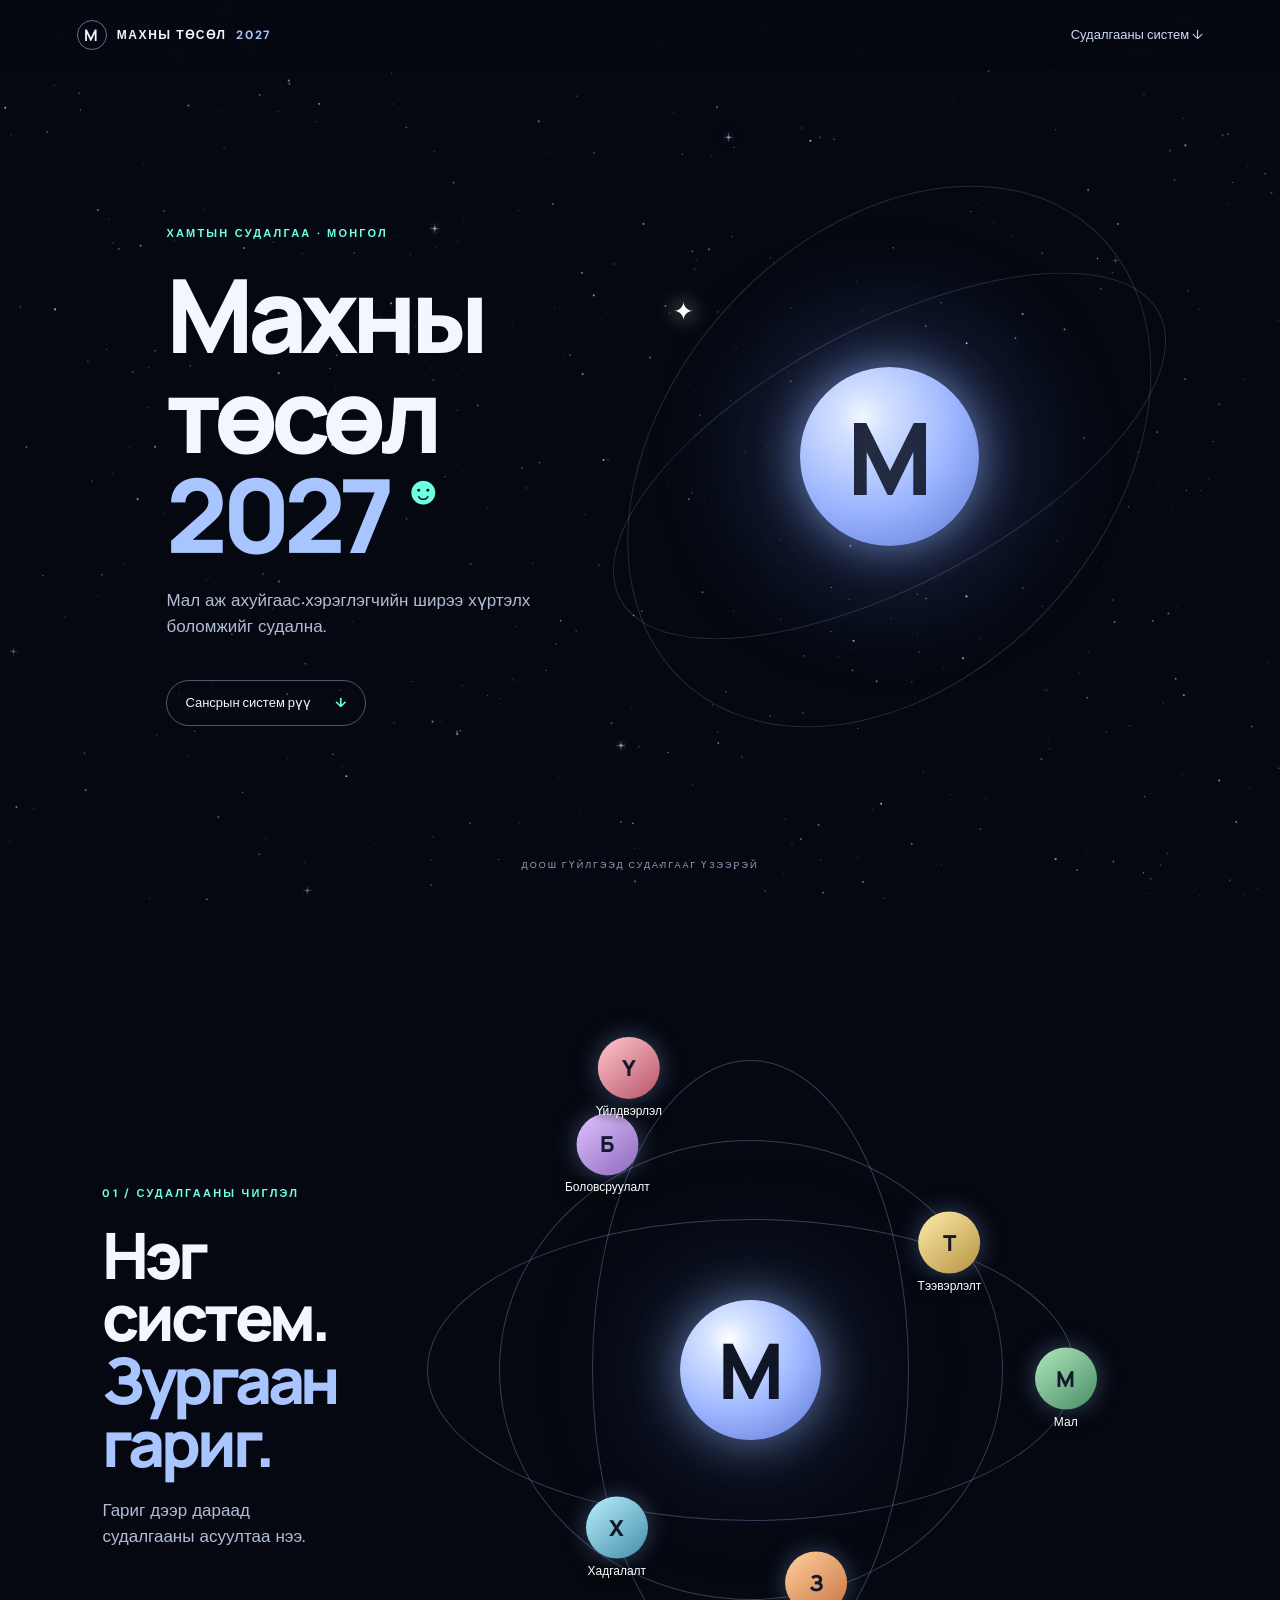
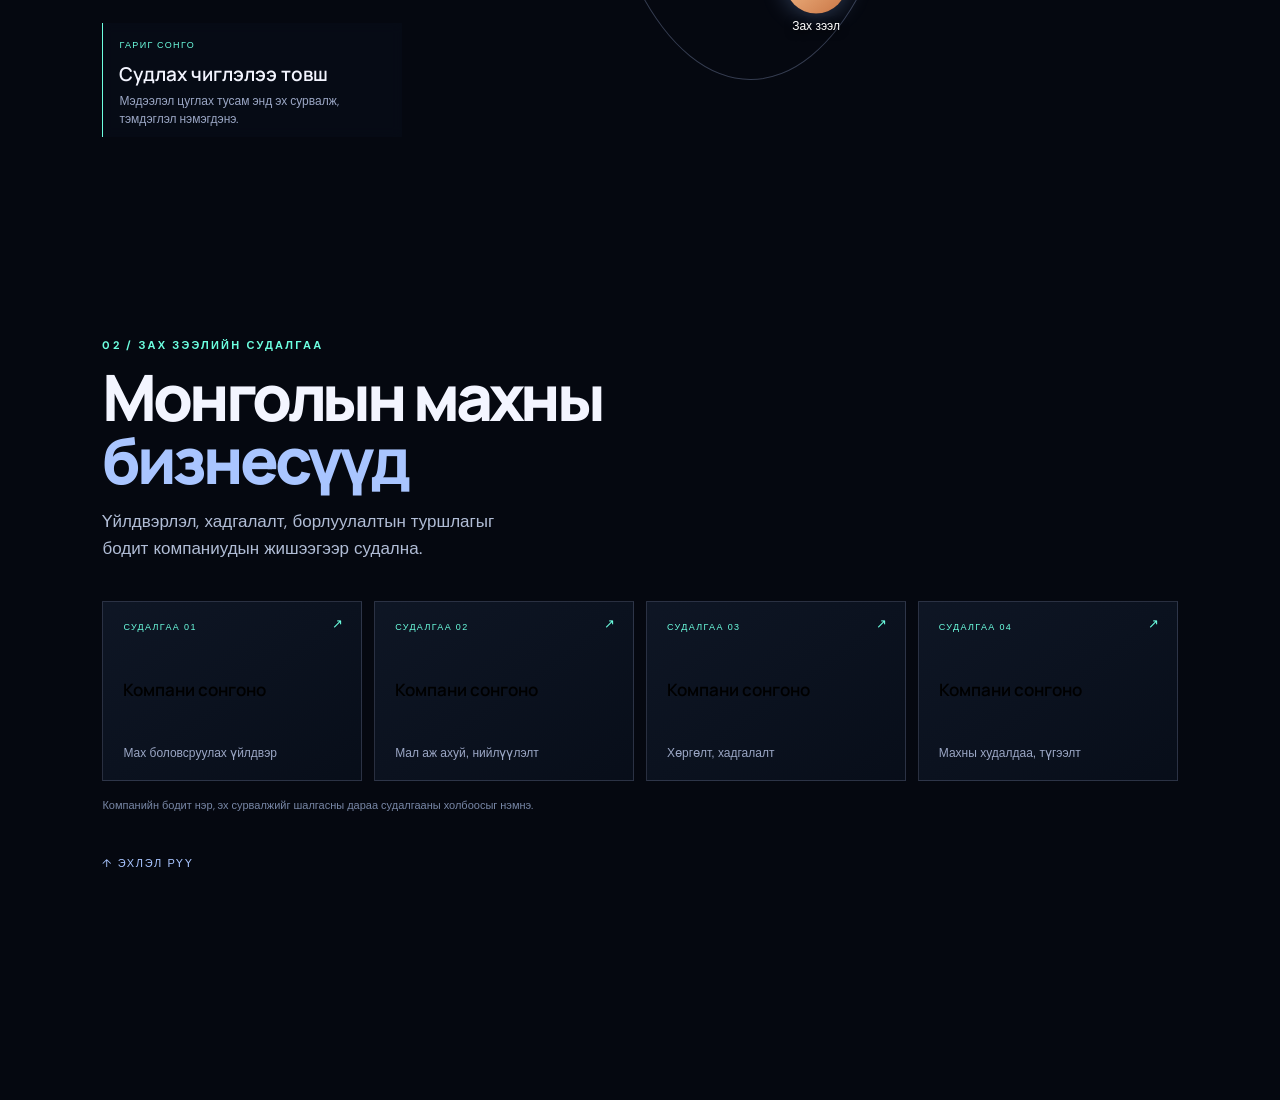
<file: index.html>
<!doctype html><html lang="mn"><head><meta charset="utf-8"><meta name="viewport" content="width=device-width, initial-scale=1"><meta name="description" content="2027 оны махны төслийн судалгааны сансрын тэмдэглэл"><title>Махны төсөл 2027</title><link rel="stylesheet" href="style.css"></head><body><header><a href="#home" class="brand"><i>М</i> МАХНЫ ТӨСӨЛ <span>2027</span></a><a href="#system" class="nav">Судалгааны систем ↓</a></header><canvas id="stars" aria-hidden="true"></canvas><main><section class="screen hero" id="home"><div class="hero-copy"><p class="eyebrow">ХАМТЫН СУДАЛГАА · МОНГОЛ</p><h1>Махны төсөл<br><em>2027</em> <span class="smile">☻</span></h1><p>Мал аж ахуйгаас хэрэглэгчийн ширээ хүртэлх боломжийг судална.</p><a class="cta" href="#system">Сансрын систем рүү <b>↓</b></a></div><div class="nebula" aria-hidden="true"><div class="ring r1"></div><div class="ring r2"></div><div class="star-core">М</div><span class="float-star">✦</span></div><span class="scroll-cue">ДООШ ГҮЙЛГЭЭД СУДАЛГААГ ҮЗЭЭРЭЙ</span></section><section class="screen system" id="system"><div class="section-top"><p class="eyebrow">01 / СУДАЛГААНЫ ЧИГЛЭЛ</p><h2>Нэг систем.<br><em>Зургаан гариг.</em></h2><p>Гариг дээр дараад судалгааны асуултаа нээ.</p></div><div class="orbit-system"><div class="orbit-line o1"></div><div class="orbit-line o2"></div><div class="orbit-line o3"></div><div class="sun">М</div><button class="planet p1" data-title="Мал" data-text="Малын нөөц, байршил, улирал, маллагааны туршлагыг судална."><span>М</span><b>Мал</b></button><button class="planet p2" data-title="Зах зээл" data-text="Худалдан авагч, хэрэгцээ, бүтээгдэхүүний төрөл, борлуулалтын сувгийг судална."><span>З</span><b>Зах зээл</b></button><button class="planet p3" data-title="Боловсруулалт" data-text="Мах бэлтгэх үе шат, гарц, стандарт, боловсруулалтын боломжийг судална."><span>Б</span><b>Боловсруулалт</b></button><button class="planet p4" data-title="Үйлдвэрлэл" data-text="Үйлдвэрийн хүчин чадал, тоног төхөөрөмж, өөрийн болон гэрээт үйлдвэрлэлийн хувилбарыг харьцуулна."><span>Ү</span><b>Үйлдвэрлэл</b></button><button class="planet p5" data-title="Хадгалалт" data-text="Хөргөлт, хөлдөөх, агуулахын багтаамж, хадгалалтын зардлыг тодруулна."><span>Х</span><b>Хадгалалт</b></button><button class="planet p6" data-title="Тээвэрлэлт" data-text="Мал, мах тээвэрлэх чиглэл, зай, хөргүүртэй тээврийн боломжийг судална."><span>Т</span><b>Тээвэрлэлт</b></button></div><aside class="planet-info" aria-live="polite"><span>ГАРИГ СОНГО</span><h3>Судлах чиглэлээ товш</h3><p>Мэдээлэл цуглах тусам энд эх сурвалж, тэмдэглэл нэмэгдэнэ.</p></aside></section><section class="screen companies" id="companies"><div class="section-top"><p class="eyebrow">02 / ЗАХ ЗЭЭЛИЙН СУДАЛГАА</p><h2>Монголын махны<br><em>бизнесүүд</em></h2><p>Үйлдвэрлэл, хадгалалт, борлуулалтын туршлагыг бодит компаниудын жишээгээр судална.</p></div><div class="company-grid"><button class="company" type="button" data-title="Мах боловсруулах үйлдвэр" data-text="Энэ хэсэг одоогоор хоосон. Бодит компанийн нэр болон судалгааны эх сурвалжийг олсны дараа энд нэмнэ."><small>СУДАЛГАА 01</small><strong>Компани сонгоно</strong><span>Мах боловсруулах үйлдвэр</span><i>↗</i></button><button class="company" type="button" data-title="Мал аж ахуй, нийлүүлэлт" data-text="Энэ хэсэг одоогоор хоосон. Мал аж ахуй, нийлүүлэлтийн чиглэлийн компанийг судалж энд нэмнэ."><small>СУДАЛГАА 02</small><strong>Компани сонгоно</strong><span>Мал аж ахуй, нийлүүлэлт</span><i>↗</i></button><button class="company" type="button" data-title="Хөргөлт, хадгалалт" data-text="Энэ хэсэг одоогоор хоосон. Хөргөлт, хадгалалтын чиглэлийн компанийг судалж энд нэмнэ."><small>СУДАЛГАА 03</small><strong>Компани сонгоно</strong><span>Хөргөлт, хадгалалт</span><i>↗</i></button><button class="company" type="button" data-title="Махны худалдаа, түгээлт" data-text="Энэ хэсэг одоогоор хоосон. Махны худалдаа, түгээлтийн чиглэлийн компанийг судалж энд нэмнэ."><small>СУДАЛГАА 04</small><strong>Компани сонгоно</strong><span>Махны худалдаа, түгээлт</span><i>↗</i></button></div><p class="disclaimer">Компанийн бодит нэр, эх сурвалжийг шалгасны дараа судалгааны холбоосыг нэмнэ.</p><a class="back" href="#home">↑ ЭХЛЭЛ РҮҮ</a></section></main><dialog id="modal"><button class="close" aria-label="Хаах">×</button><span class="eyebrow">СУДАЛГААНЫ ЧИГЛЭЛ</span><h2></h2><p></p></dialog><script src="app.js?v=7"></script></body></html>
</file>
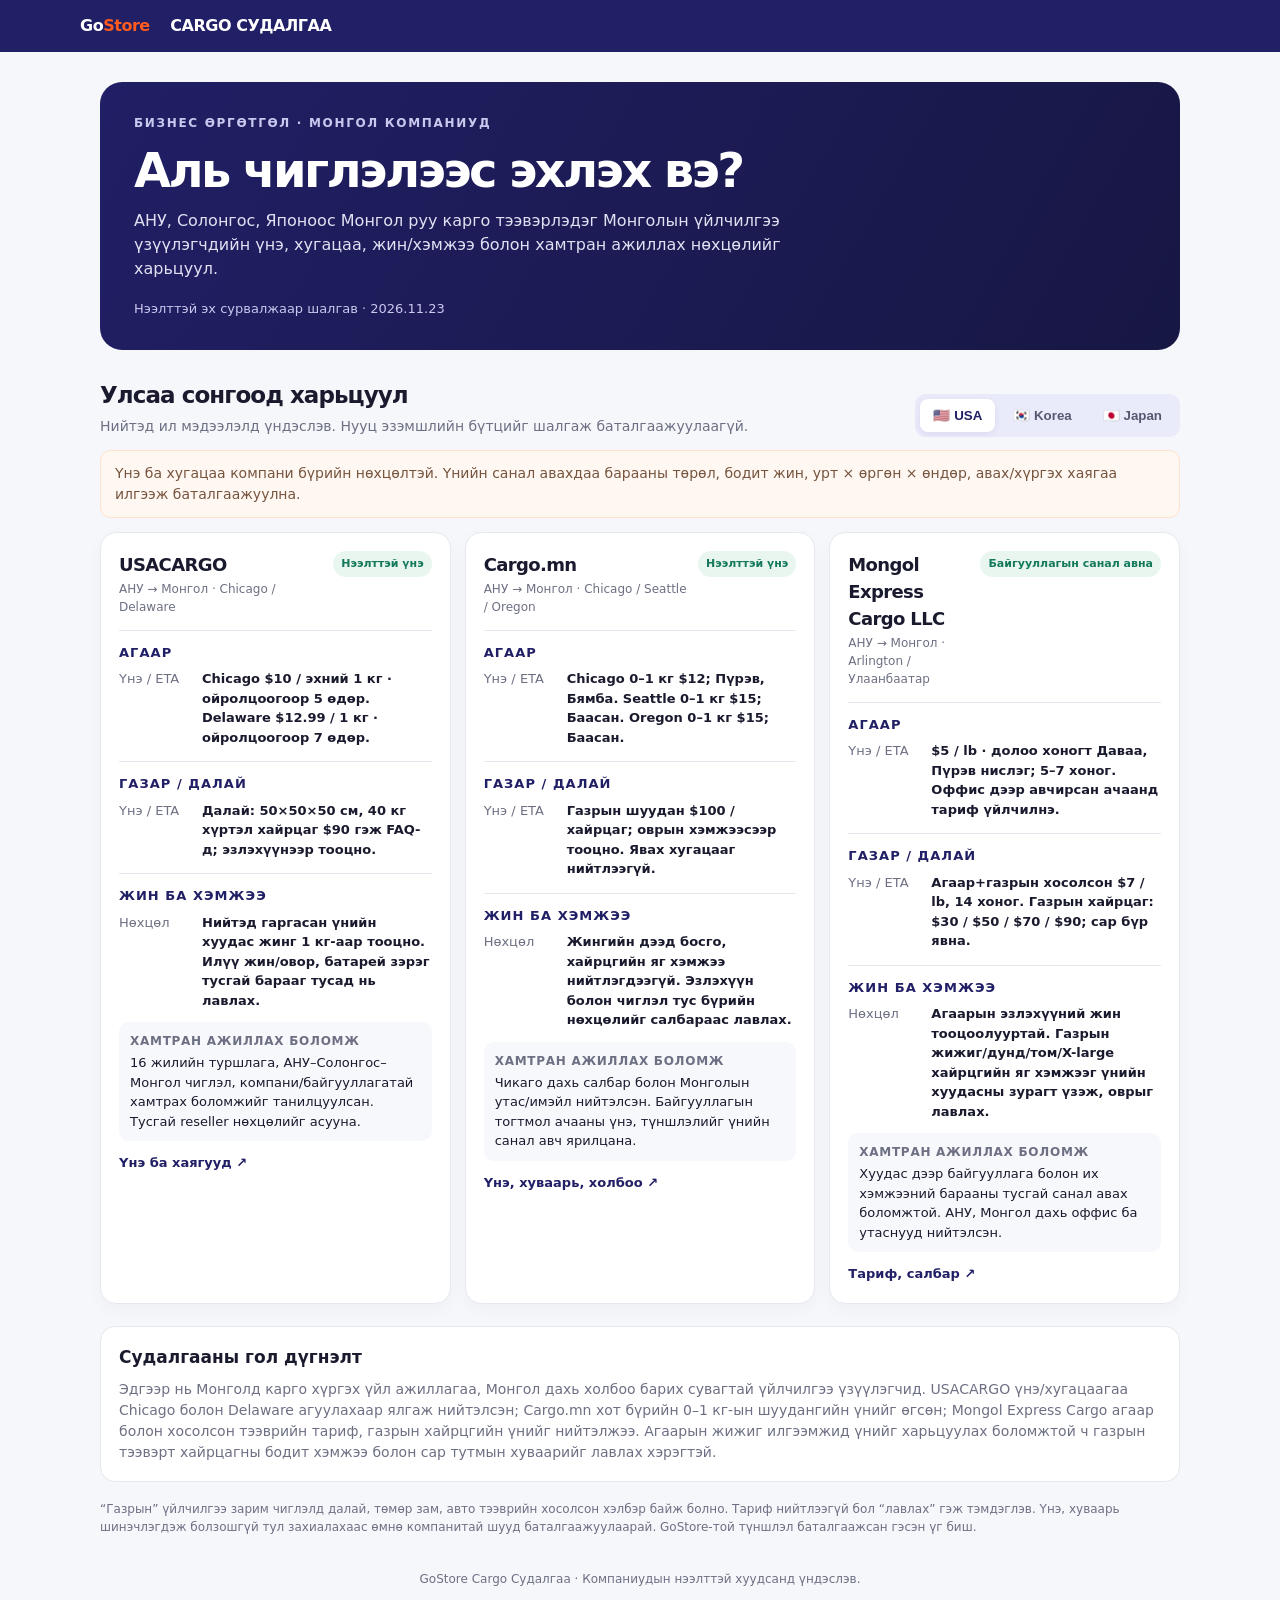
<file: cargo/index.html>
<!doctype html>
<html lang="mn"><head><meta charset="utf-8"><meta name="viewport" content="width=device-width,initial-scale=1"><meta name="description" content="АНУ, Солонгос, Японоос Монгол руу карго тээвэрлэдэг Монгол компаниудын нээлттэй үнэ, хугацаа, жин/хэмжээ, хамтын ажиллагааны судалгаа"><title>GoStore Cargo Судалгаа</title>
<style>
:root{--navy:#211f65;--orange:#ff5a1f;--ink:#191a2d;--muted:#6d7083;--line:#e6e8ef;--bg:#f6f7fb;--white:#fff;--green:#14795b}*{box-sizing:border-box}body{margin:0;background:var(--bg);color:var(--ink);font:16px/1.5 system-ui,-apple-system,"Segoe UI",sans-serif}header{background:var(--navy);color:#fff;padding:14px max(20px,calc((100% - 1120px)/2));font-weight:850;letter-spacing:-.03em}header b{color:var(--orange)}main{max-width:1120px;margin:auto;padding:30px 20px 60px}.hero{background:linear-gradient(120deg,#211f65,#171744);color:#fff;border-radius:22px;padding:32px 34px}.eyebrow{font-size:12px;font-weight:750;letter-spacing:.14em;color:#c9c8ef}.hero h1{font-size:clamp(32px,5vw,48px);letter-spacing:-.055em;line-height:1.1;margin:12px 0}.hero p{margin:0;color:#e1e1f3;max-width:710px}.updated{font-size:13px;color:#c9c8ef;margin-top:18px}.intro{display:flex;justify-content:space-between;align-items:end;gap:16px;margin:28px 0 13px}.intro h2{font-size:23px;margin:0;letter-spacing:-.04em}.intro p{color:var(--muted);margin:3px 0 0;font-size:14px}.tabs{display:flex;gap:5px;background:#e9eafa;padding:5px;border-radius:11px}.tabs button{border:0;border-radius:8px;padding:9px 13px;background:transparent;color:#555970;font-weight:750;cursor:pointer}.tabs button.active{background:#fff;color:var(--navy);box-shadow:0 2px 7px #15154512}.hint{padding:12px 14px;border:1px solid #ffe2c9;border-radius:11px;background:#fff8f2;color:#76543e;font-size:14px;margin:0 0 14px}.cards{display:grid;grid-template-columns:repeat(3,1fr);gap:14px}.card{background:#fff;border:1px solid var(--line);border-radius:16px;padding:18px;box-shadow:0 6px 18px #1a1d3d08}.topline{display:flex;justify-content:space-between;gap:10px;align-items:start}.company{font-size:18px;font-weight:850;letter-spacing:-.035em}.location{font-size:12px;color:var(--muted);margin-top:2px}.fit{font-size:11px;font-weight:800;color:var(--green);background:#e9f6f0;padding:5px 8px;border-radius:20px;white-space:nowrap}.fit.ask{color:#785b1d;background:#fff4db}.mode{border-top:1px solid var(--line);margin-top:14px;padding-top:12px}.mode h4{font-size:13px;text-transform:uppercase;letter-spacing:.08em;color:var(--navy);margin:0 0 7px}.line{display:grid;grid-template-columns:75px 1fr;gap:8px;margin:5px 0;font-size:13px}.line span{color:var(--muted)}.line b{font-weight:700}.coop{background:#f7f8fc;border-radius:10px;padding:10px 11px;margin-top:12px;font-size:13px}.coop strong{display:block;font-size:12px;color:var(--muted);text-transform:uppercase;letter-spacing:.06em;margin-bottom:3px}.source{display:inline-block;margin-top:12px;color:var(--navy);font-size:13px;font-weight:800;text-decoration:none}.source:hover{text-decoration:underline}.smallnote{font-size:12px;color:var(--muted);margin-top:18px}.bottom{background:white;border:1px solid var(--line);border-radius:15px;margin-top:22px;padding:18px}.bottom h3{font-size:17px;margin:0 0 8px}.bottom p{font-size:14px;color:var(--muted);margin:0}.bottom a{color:var(--navy);font-weight:750}footer{text-align:center;color:var(--muted);font-size:12px;padding:22px 0 0}@media(max-width:850px){.cards{grid-template-columns:1fr 1fr}}@media(max-width:600px){main{padding:16px 13px 44px}.hero{padding:25px 20px}.intro{align-items:stretch;flex-direction:column}.tabs{width:100%}.tabs button{flex:1;padding:9px 6px}.cards{grid-template-columns:1fr}.line{grid-template-columns:70px 1fr}}
</style></head>
<body><header>Go<b>Store</b>　 CARGO СУДАЛГАА</header><main>
<section class="hero"><div class="eyebrow">БИЗНЕС ӨРГӨТГӨЛ · МОНГОЛ КОМПАНИУД</div><h1>Аль чиглэлээс эхлэх вэ?</h1><p>АНУ, Солонгос, Японоос Монгол руу карго тээвэрлэдэг Монголын үйлчилгээ үзүүлэгчдийн үнэ, хугацаа, жин/хэмжээ болон хамтран ажиллах нөхцөлийг харьцуул.</p><div class="updated">Нээлттэй эх сурвалжаар шалгав · 2026.11.23</div></section>
<div class="intro"><div><h2>Улсаа сонгоод харьцуул</h2><p>Нийтэд ил мэдээлэлд үндэслэв. Нууц эзэмшлийн бүтцийг шалгаж баталгаажуулаагүй.</p></div><nav class="tabs"><button class="active" data-country="USA">🇺🇸 USA</button><button data-country="Korea">🇰🇷 Korea</button><button data-country="Japan">🇯🇵 Japan</button></nav></div>
<div class="hint">Үнэ ба хугацаа компани бүрийн нөхцөлтэй. Үнийн санал авахдаа барааны төрөл, бодит жин, урт × өргөн × өндөр, авах/хүргэх хаягаа илгээж баталгаажуулна.</div>
<section class="cards" id="cards"></section>
<section class="bottom"><h3>Судалгааны гол дүгнэлт</h3><p id="summary"></p></section>
<p class="smallnote">“Газрын” үйлчилгээ зарим чиглэлд далай, төмөр зам, авто тээврийн хосолсон хэлбэр байж болно. Тариф нийтлээгүй бол “лавлах” гэж тэмдэглэв. Үнэ, хуваарь шинэчлэгдэж болзошгүй тул захиалахаас өмнө компанитай шууд баталгаажуулаарай. GoStore-той түншлэл баталгаажсан гэсэн үг биш.</p>
<footer>GoStore Cargo Судалгаа · Компаниудын нээлттэй хуудсанд үндэслэв.</footer>
</main>
<script>
const info={
USA:{summary:"Эдгээр нь Монголд карго хүргэх үйл ажиллагаа, Монгол дахь холбоо барих сувагтай үйлчилгээ үзүүлэгчид. USACARGO үнэ/хугацаагаа Chicago болон Delaware агуулахаар ялгаж нийтэлсэн; Cargo.mn хот бүрийн 0–1 кг-ын шуудангийн үнийг өгсөн; Mongol Express Cargo агаар болон хосолсон тээврийн тариф, газрын хайрцгийн үнийг нийтэлжээ. Агаарын жижиг илгээмжид үнийг харьцуулах боломжтой ч газрын тээвэрт хайрцагны бодит хэмжээ болон сар тутмын хуваарийг лавлах хэрэгтэй.",items:[
{name:"USACARGO",place:"АНУ → Монгол · Chicago / Delaware",fit:"Нээлттэй үнэ",air:"Chicago $10 / эхний 1 кг · ойролцоогоор 5 өдөр. Delaware $12.99 / 1 кг · ойролцоогоор 7 өдөр.",ground:"Далай: 50×50×50 см, 40 кг хүртэл хайрцаг $90 гэж FAQ-д; эзлэхүүнээр тооцно.",size:"Нийтэд гаргасан үнийн хуудас жинг 1 кг-аар тооцно. Илүү жин/овор, батарей зэрэг тусгай барааг тусад нь лавлах.",coop:"16 жилийн туршлага, АНУ–Солонгос–Монгол чиглэл, компани/байгууллагатай хамтрах боломжийг танилцуулсан. Тусгай reseller нөхцөлийг асууна.",url:"https://www.usacargo.mn/pricing.php",label:"Үнэ ба хаягууд"},
{name:"Cargo.mn",place:"АНУ → Монгол · Chicago / Seattle / Oregon",fit:"Нээлттэй үнэ",air:"Chicago 0–1 кг $12; Пүрэв, Бямба. Seattle 0–1 кг $15; Баасан. Oregon 0–1 кг $15; Баасан.",ground:"Газрын шуудан $100 / хайрцаг; оврын хэмжээсээр тооцно. Явах хугацааг нийтлээгүй.",size:"Жингийн дээд босго, хайрцгийн яг хэмжээ нийтлэгдээгүй. Эзлэхүүн болон чиглэл тус бүрийн нөхцөлийг салбараас лавлах.",coop:"Чикаго дахь салбар болон Монголын утас/имэйл нийтэлсэн. Байгууллагын тогтмол ачааны үнэ, түншлэлийг үнийн санал авч ярилцана.",url:"https://cargo.mn/index.php",label:"Үнэ, хуваарь, холбоо"},
{name:"Mongol Express Cargo LLC",place:"АНУ → Монгол · Arlington / Улаанбаатар",fit:"Байгууллагын санал авна",air:"$5 / lb · долоо хоногт Даваа, Пүрэв нислэг; 5–7 хоног. Оффис дээр авчирсан ачаанд тариф үйлчилнэ.",ground:"Агаар+газрын хосолсон $7 / lb, 14 хоног. Газрын хайрцаг: $30 / $50 / $70 / $90; сар бүр явна.",size:"Агаарын эзлэхүүний жин тооцоолууртай. Газрын жижиг/дунд/том/X-large хайрцгийн яг хэмжээг үнийн хуудасны зурагт үзэж, оврыг лавлах.",coop:"Хуудас дээр байгууллага болон их хэмжээний барааны тусгай санал авах боломжтой. АНУ, Монгол дахь оффис ба утаснууд нийтэлсэн.",url:"https://mongolexpress.online/mn/price",label:"Тариф, салбар"}
]},
Korea:{summary:"Солонгос чиглэлд MEGA Cargo жижиг ачааны агаарын болон экспресс/хэмнэлттэй газрын үнийг ил тод нийтэлсэн. Khangai Cargo нь агаар ба экспресс газрын сонголт, Сөүл–Улаанбаатарын салбаруудтай. Номин Транс нь бизнес ачаа, сэлбэг/тоног төхөөрөмжийг хувь хүн, байгууллагын захиалгаар зохион байгуулдаг ба өөрөө хамтран ажиллах хүсэлтэй байгууллагыг холбогдохыг урьсан.",items:[
{name:"MEGA Cargo",place:"Солонгос → Монгол · Seoul / Incheon",fit:"Бизнес тээвэр бий",air:"1–5 кг: 7,500₩/кг; 5 кг-аас дээш: 7,000₩/кг гэж нийтэлсэн. Гаалийн бүрдүүлэлт 2,000₩. Ажлын 3–4 өдөр.",ground:"Экспресс 3,000₩/кг (Сангбун салбарт хүргэвэл 2,500₩), далайд гарснаас хойш 7–10 өдөр. Хэмнэлттэй 2,000₩/кг, ойролцоогоор 30 өдөр.",size:"Дуудлагаар авах босго: экспресс 20 кг+, хэмнэлттэй 50 кг+. Эзлэхүүний тариф/дээд хэмжээ нийтлээгүй.",coop:"Тусдаа бизнес тээврийн үйлчилгээтэй; үнэ захиалгаар. Эзлэхүүнээс хамаарч хөнгөлөлт тохирох боломжтой гэж нийтэлсэн.",url:"https://www.megacargo.info/",label:"Үнэ, бизнес ачаа"},
{name:"Khangai Cargo",place:"Сөүл → Улаанбаатар · 6 салбар",fit:"Нээлттэй үнэ",air:"8,500₩/кг; Сөүл–Улаанбаатар, тараалт ажлын 1–2 өдөрт. 1 кг хүрэхгүй бол 1 кг-аар, дээр нь 2,000₩ бүрдүүлэлтийн төлбөр.",ground:"Экспресс газрын 2,500₩/кг; ажлын 7–10 өдөр. 10 кг-аас доош бол 10 кг-аар тооцно.",size:"Овор ихтэй ачаанд эзлэхүүний жин хэрэглэж болох ба доод жингийн нөхцөлтэй. Эцсийн үнийг салбараас баталгаажуулна.",coop:"Жин, хэмжээ, барааны төрөл, хүссэн хугацаагаар үнийн санал авна. B2B гэрээ тусгайлан нийтлээгүй.",url:"https://www.khangaicargo.com/",label:"Үнэ, салбар"},
{name:"Номин Транс",place:"БНСУ → Монгол · олон хотын салбартай",fit:"Байгууллагын захиалга авна",air:"Тусдаа агаарын тарифаа нийтлээгүй; одоогийн хуудсанд энгийн болон экспресс тээвэр гэж ангилсан.",ground:"Энгийн 1,800₩/кг · 30–45 өдөр. Экспресс 2,500₩/кг · 10–14 өдөр. Тээврийн хэлбэрийг ачааны санал дээр лавлана.",size:"Хүнд/овортой бараа, төхөөрөмж, сэлбэгийг хүсэлтээр зохион байгуулдаг; эзлэхүүн болон доод босго нийтлээгүй.",coop:"Хувь хүн, байгууллагын их хэмжээний бараа, тоног төхөөрөмж, сэлбэгийн худалдан авалт ба тээвэрт хамтарч ажиллахыг албан FAQ-д урьсан.",url:"https://nomin-trans.com/faq",label:"Хамтын ажиллагаа"}
]},
Japan:{summary:"Японы чиглэлд бага хэмжээний илгээмжийн долоо хоног тутмын нислэгтэй Monex жижиг шуудангийн үйлчилгээ тохирч болох ч үнэ болон хоногийн хугацааг нийтлээгүй. Raicho агаар/газрын үнэ, хугацааг хамгийн тодорхой харуулдаг. Японд агуулахтай, компаниар бүртгэлтэй JAPANSHOP-ийн тарифын тооцоолуур одоогоор түр хаалттай тул B2B ачаанд шууд санал авах шаардлагатай.",items:[
{name:"Монгол Экспресс · Monex",place:"Японы бүх хотоос → Монгол · долоо хоног бүр",fit:"Жижиг илгээмж",air:"Жижиг олон улсын шуудангийн үйлчилгээтэй; долоо хоног тутам явуулна. Нээлттэй хуудас үнэ, нислэгийн хоногийг харуулаагүй.",ground:"Газрын/далайн жижиг шуудангийн тогтмол үнэ, хугацаа тус хуудсанд нийтлээгүй; том ачаанд тусдаа санал авна.",size:"Хуудас нь жижиг карго илгээмж гэж тодорхойлдог боловч жингийн дээд хэмжээ, эзлэхүүний тариф нийтлээгүй.",coop:"Монгол Экспресс ХХК-ийн олон улсын шуудангийн нэг үйлчилгээ. Япон чиглэлийн үнэ, давтамж, байгууллагын тусгай нөхцөлийг шууд лавлах.",url:"https://monex.mn/оu-шуудан-карго",label:"Япон шуудан, холбоо"},
{name:"Raicho",place:"Япон → Монгол · онлайн захиалга",fit:"Нээлттэй үнэ",air:"72,000₮/кг · 1 кг минимум, дараа нь 0.5 кг алхамтай; 7–14 өдөр.",ground:"Далайн тээвэр 215,000₮/хайрцаг; 25 кг хүртэл, гурван талын нийлбэр 140 см хүртэл; ойролцоогоор 1–2 сар.",size:"Хэт том бол эзлэхүүнээр үнэ тулгана. Нийтэлсэн үнэ нь хэрэглэгчийн захиалгын үйлчилгээнд хамт тооцогдоно.",coop:"Бараа захиалж авч хүргэх consumer үйлчилгээ. Тусгай B2B/реселлер нөхцөл нийтэд алга; хамтын нөхцөлийг асуух.",url:"https://raicho.mn/mn/guides/order-from-japan",label:"Үнэ ба хэмжээ"},
{name:"JAPANSHOP.mn · Aspen Technology Japan",place:"Токио дахь өөрийн агуулах → Монгол",fit:"Үнэ лавлах",air:"Одоогийн тооцоолуур дээр тариф түр боломжгүй; үнэ ба хүрэх хугацааг шууд санал авна.",ground:"Ачааг Япон дахь өөрийн агуулахад хүлээн авч нэгтгэн илгээдэг. Газрын/далайн тусгай тариф одоогоор харагдахгүй.",size:"Жин, урт×өргөн×өндрийг оруулж тооцох загвартай; тариф шинэчлэгдэж байгаа тул хэмжээний босгыг лавлах.",coop:"Монголын бүртгэлтэй ХХК; байгууллагын захиалга, Япон дахь агуулах, бараа хүлээн авах/шалгах/савлах үйлчилгээгээ танилцуулсан. B2B ачааны гэрээг холбогдож ярилцах.",url:"https://japanshop.mn/customer/cargo/",label:"Карго илгээх"}
]}
};
function render(country){const d=info[country];document.querySelector("#cards").innerHTML=d.items.map(x=>'<article class="card"><div class="topline"><div><div class="company">'+x.name+'</div><div class="location">'+x.place+'</div></div><span class="fit '+(x.fit.includes("лавлах")||x.fit.includes("Үнэ")||x.fit.includes("Жижиг")?"ask":"")+'">'+x.fit+'</span></div><div class="mode"><h4>Агаар</h4><div class="line"><span>Үнэ / ETA</span><b>'+x.air+'</b></div></div><div class="mode"><h4>Газар / далай</h4><div class="line"><span>Үнэ / ETA</span><b>'+x.ground+'</b></div></div><div class="mode"><h4>Жин ба хэмжээ</h4><div class="line"><span>Нөхцөл</span><b>'+x.size+'</b></div></div><div class="coop"><strong>Хамтран ажиллах боломж</strong>'+x.coop+'</div><a class="source" href="'+x.url+'" target="_blank" rel="noopener noreferrer">'+x.label+' ↗</a></article>').join("");document.querySelector("#summary").textContent=d.summary}
document.querySelectorAll("[data-country]").forEach(b=>b.addEventListener("click",()=>{document.querySelector(".tabs .active").classList.remove("active");b.classList.add("active");render(b.dataset.country)}));render("USA");
</script></body></html>
</file>
<file: style.css>
@import url('https://fonts.googleapis.com/css2?family=DM+Sans:wght@400;500;600;700&family=Manrope:wght@400;500;600;700;800&display=swap');
:root{--bg:#050810;--white:#f3f5ff;--muted:#9ba7c5;--ice:#a9c5ff;--mint:#6cffe0;--line:#c9d5ff2b}*{box-sizing:border-box}html{scroll-behavior:smooth;scroll-snap-type:y proximity}body{margin:0;background:var(--bg);color:var(--white);font:16px/1.55 'DM Sans',sans-serif;overflow-x:hidden}#stars{position:fixed;inset:0;width:100%;height:100%;z-index:-1}header{height:70px;position:fixed;z-index:5;top:0;left:0;right:0;padding:0 6vw;display:flex;align-items:center;justify-content:space-between;background:linear-gradient(#050810d9,transparent);backdrop-filter:blur(5px)}a{color:inherit;text-decoration:none}.brand{font-size:12px;font-weight:700;letter-spacing:.13em;display:flex;align-items:center;gap:10px}.brand i{font-style:normal;border:1px solid #b5c9ff88;border-radius:50%;width:30px;height:30px;display:grid;place-items:center;font:700 16px Manrope}.brand span{color:var(--ice)}.nav{font-size:13px;color:#cfdbf6}.screen{min-height:100svh;position:relative;scroll-snap-align:start;padding:100px 8vw 60px;display:flex;align-items:center;overflow:hidden}.hero{max-width:1500px;margin:auto}.hero-copy{position:relative;z-index:2;width:52%;padding-left:5vw}.eyebrow{color:var(--mint);font-size:11px;letter-spacing:.2em;font-weight:700}.hero h1,.section-top h2{font:800 clamp(50px,8vw,106px)/.98 Manrope,sans-serif;letter-spacing:-.065em;margin:22px 0}.hero h1 em,.section-top h2 em{color:var(--ice);font-style:normal}.smile{font:500 40px 'DM Sans';color:var(--mint);vertical-align:top}.hero-copy>p:not(.eyebrow),.section-top>p:last-child{max-width:440px;color:#b1bdd6;font-size:17px}.cta{margin-top:24px;border:1px solid #c5d5ff65;border-radius:40px;padding:12px 18px;display:inline-flex;gap:24px;font-size:13px}.cta b{color:var(--mint)}.nebula{position:absolute;right:4%;top:13%;width:min(53vw,700px);aspect-ratio:1;display:grid;place-items:center;animation:drift 9s ease-in-out infinite alternate}.nebula:before{content:"";position:absolute;inset:15%;border-radius:50%;background:radial-gradient(circle,#a2bcff27 0%,#617cf60d 35%,transparent 70%);filter:blur(12px);animation:pulse 5s ease-in-out infinite}.ring{position:absolute;border:1px solid #bed3ff2b;border-radius:50%;transform:rotate(-28deg)}.r1{width:90%;height:38%;animation:spin 50s linear infinite}.r2{width:65%;height:90%;transform:rotate(42deg);animation:spin 70s linear infinite reverse}.star-core,.sun{width:clamp(100px,14vw,190px);aspect-ratio:1;display:grid;place-items:center;border-radius:50%;color:#101626;font:800 clamp(55px,8vw,100px) Manrope;background:radial-gradient(circle at 35% 28%,#fff 0,#d9e6ff 15%,#9bb5ff 55%,#5c74cf 100%);box-shadow:0 0 45px #96b9ff91,0 0 140px #7c96ff61;animation:pulse 4s ease-in-out infinite}.float-star{position:absolute;color:white;font-size:25px;left:18%;top:26%;text-shadow:0 0 20px white;animation:twinkle 2.3s infinite alternate}.scroll-cue{position:absolute;bottom:27px;left:50%;transform:translateX(-50%);font-size:9px;letter-spacing:.22em;color:#93a1c0}.system{display:grid;grid-template-columns:.78fr 1.22fr;gap:4vw}.section-top{position:relative;z-index:1;max-width:370px}.section-top h2{font-size:clamp(38px,5vw,68px)}.orbit-system{position:relative;width:min(61vw,720px);aspect-ratio:1;display:grid;place-items:center}.sun{width:clamp(85px,11vw,145px);font-size:clamp(48px,6vw,78px)}.orbit-line{position:absolute;border:1px solid #c5d4ff32;border-radius:50%;pointer-events:none}.o1{inset:28% 5%;transform:rotate(25deg)}.o2{inset:10% 16%;transform:rotate(-32deg)}.o3{inset:4% 30%;transform:rotate(57deg)}.planet{position:absolute;z-index:2;border:0;background:transparent;color:white;cursor:pointer;display:flex;flex-direction:column;align-items:center;gap:5px;transition:transform .25s}.planet span{width:clamp(42px,5vw,62px);aspect-ratio:1;border-radius:50%;display:grid;place-items:center;color:#13182a;font:800 22px Manrope;box-shadow:0 0 24px #96bbff55}.planet b{font-size:12px;font-weight:500;text-shadow:0 2px 8px #000}.planet:hover,.planet:focus-visible{transform:scale(1.2)}.p1{top:8%;left:47%}.p1 span{background:linear-gradient(140deg,#afe9bc,#498c66)}.p2{right:9%;top:34%}.p2 span{background:linear-gradient(140deg,#ffd09d,#c87343)}.p3{right:22%;bottom:8%}.p3 span{background:linear-gradient(140deg,#dfc4ff,#8d68bd)}.p4{left:15%;bottom:13%}.p4 span{background:linear-gradient(140deg,#ffc7cf,#b75468)}.p5{left:5%;top:33%}.p5 span{background:linear-gradient(140deg,#b9efff,#438da8)}.p6{left:34%;top:3%}.p6 span{background:linear-gradient(140deg,#ffedaa,#b69242)}.planet-info{position:absolute;bottom:7%;left:8vw;max-width:300px;border-left:1px solid var(--mint);padding:8px 16px;background:#080d18ba;backdrop-filter:blur(6px)}.planet-info span,.company small{color:var(--mint);font-size:9px;letter-spacing:.15em}.planet-info h3{font:600 19px Manrope;margin:5px 0}.planet-info p{font-size:12px;color:var(--muted);margin:0}.companies{display:block;padding-top:14vh}.companies .section-top{max-width:650px}.companies .section-top h2{font-size:clamp(38px,5vw,68px);margin:12px 0}.company-grid{display:grid;grid-template-columns:repeat(4,1fr);gap:12px;margin-top:40px}.company{position:relative;min-height:180px;border:1px solid var(--line);background:linear-gradient(145deg,#121b2cbd,#09101dbb);padding:20px;display:flex;flex-direction:column;justify-content:space-between;transition:transform .3s,border-color .3s,background .3s}.company:hover{transform:translateY(-7px);border-color:#92baffaa;background:#17233bcc}.company strong{font:600 17px Manrope}.company span{font-size:12px;color:var(--muted)}.company i{position:absolute;right:18px;top:14px;color:var(--mint);font-style:normal}.disclaimer{font-size:11px;color:#7887a6;margin-top:16px}.back{display:inline-block;margin-top:30px;font-size:11px;letter-spacing:.15em;color:var(--ice)}dialog{background:#0c1423;color:white;border:1px solid #a9c5ff88;border-radius:12px;padding:32px;max-width:380px;box-shadow:0 0 50px #000}dialog::backdrop{background:#03050bbd;backdrop-filter:blur(7px)}dialog h2{font:700 32px Manrope;margin:12px 0}dialog p{color:#b1bdd6}.close{float:right;background:none;border:0;color:white;font-size:25px;cursor:pointer}@keyframes spin{to{rotate:360deg}}@keyframes drift{to{transform:translateY(-18px) rotate(4deg)}}@keyframes pulse{50%{filter:brightness(1.12);box-shadow:0 0 65px #96b9ffbb,0 0 175px #7c96ff75}}@keyframes twinkle{to{opacity:.3;transform:scale(.6)}}@media(max-width:800px){.screen{padding:95px 22px 55px}.hero{align-items:flex-start;padding-top:23vh}.hero-copy{width:100%;padding:0}.hero h1{font-size:clamp(48px,13vw,78px)}.nebula{width:78vw;right:-17%;top:38%;opacity:.72}.system{display:flex;flex-direction:column;justify-content:flex-start;gap:0;padding-top:105px}.system .section-top h2{font-size:42px;margin:10px 0}.system .section-top>p:last-child{font-size:14px}.orbit-system{width:min(94vw,580px);margin:-10px auto 90px}.planet-info{bottom:4%;left:22px;right:22px;max-width:none}.company-grid{grid-template-columns:1fr 1fr;margin-top:28px}.companies{padding-top:110px}.company{min-height:145px;padding:15px}.company strong{font-size:15px}.scroll-cue{white-space:nowrap}}@media(prefers-reduced-motion:reduce){*,*:before,*:after{animation-duration:.01ms!important;animation-iteration-count:1!important;scroll-behavior:auto!important}}
</file>
